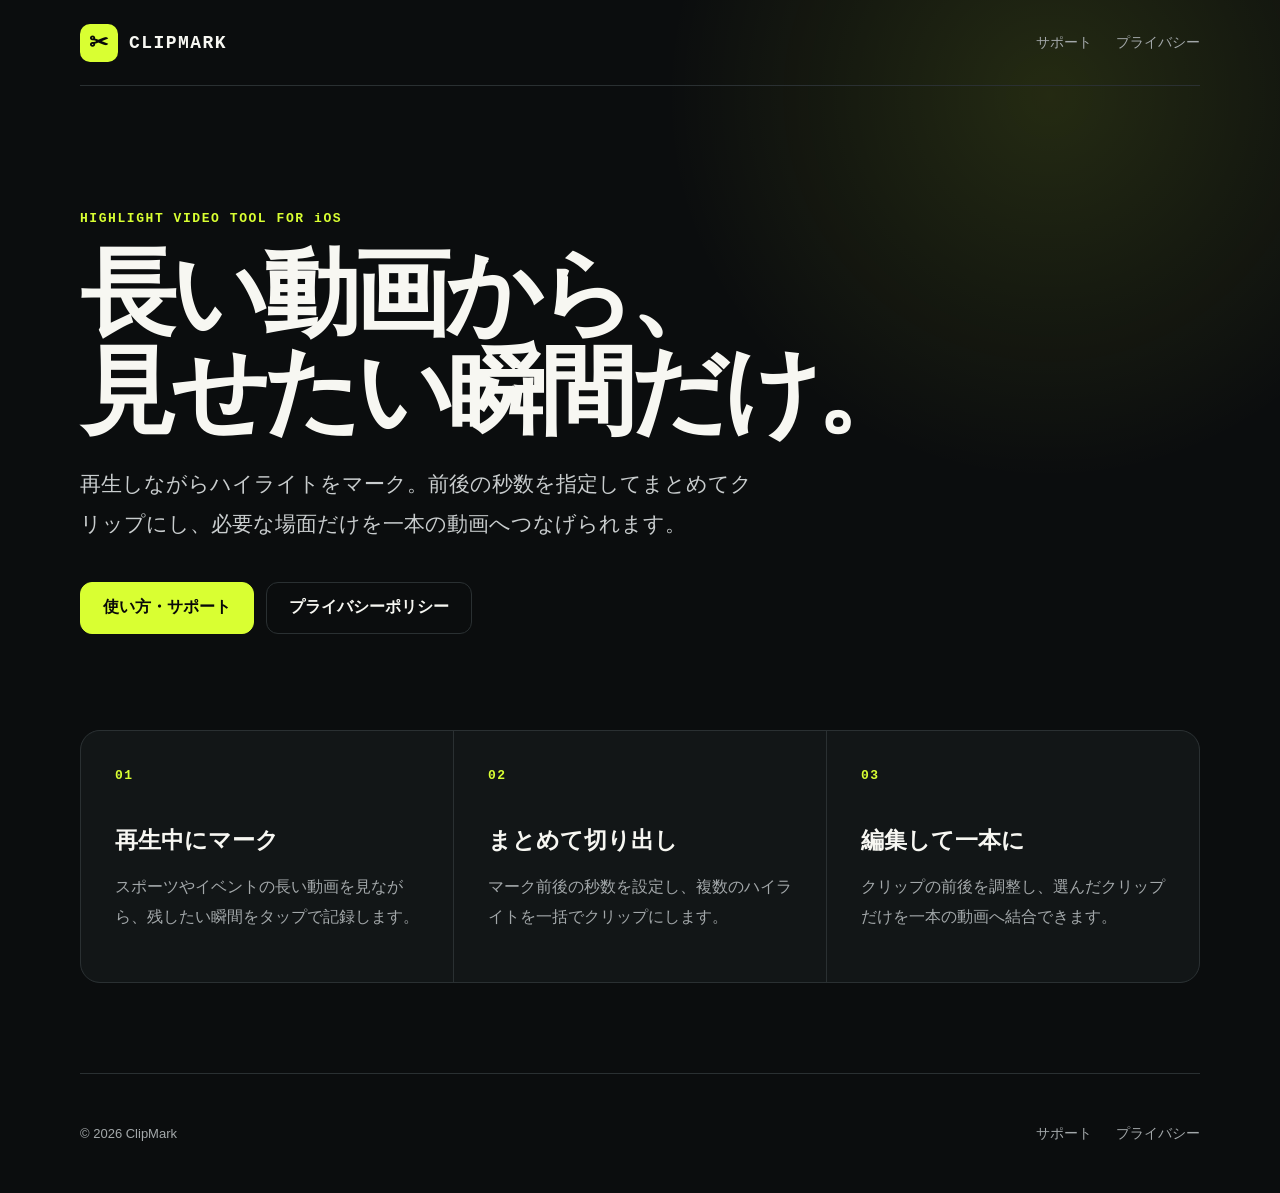
<file: index.html>
<!doctype html>
<html lang="ja">
<head>
  <meta charset="utf-8">
  <meta name="viewport" content="width=device-width, initial-scale=1">
  <title>ClipMark | サポート・プライバシー</title>
  <meta name="description" content="長い動画からハイライトをすばやく切り出すiOSアプリ、ClipMarkの公式サポートサイトです。">
  <meta property="og:type" content="website">
  <meta property="og:title" content="ClipMark">
  <meta property="og:description" content="長い動画から、見せたい瞬間だけ。">
  <meta property="og:image" content="https://mikirice.github.io/clipmark-support/og.png">
  <meta name="twitter:card" content="summary_large_image">
  <link rel="stylesheet" href="styles.css">
</head>
<body>
  <header class="site-header">
    <a class="brand" href="./" aria-label="ClipMark ホーム"><span class="brand-mark" aria-hidden="true">✂</span><span>CLIPMARK</span></a>
    <nav aria-label="メインナビゲーション"><a href="support/">サポート</a><a href="privacy/">プライバシー</a></nav>
  </header>
  <main>
    <section class="hero">
      <p class="eyebrow">HIGHLIGHT VIDEO TOOL FOR iOS</p>
      <h1>長い動画から、<br>見せたい瞬間だけ。</h1>
      <p class="lead">再生しながらハイライトをマーク。前後の秒数を指定してまとめてクリップにし、必要な場面だけを一本の動画へつなげられます。</p>
      <div class="actions">
        <a class="button primary" href="support/">使い方・サポート</a>
        <a class="button secondary" href="privacy/">プライバシーポリシー</a>
      </div>
    </section>
    <section class="feature-grid" aria-label="ClipMarkの特徴">
      <article><span class="number">01</span><h2>再生中にマーク</h2><p>スポーツやイベントの長い動画を見ながら、残したい瞬間をタップで記録します。</p></article>
      <article><span class="number">02</span><h2>まとめて切り出し</h2><p>マーク前後の秒数を設定し、複数のハイライトを一括でクリップにします。</p></article>
      <article><span class="number">03</span><h2>編集して一本に</h2><p>クリップの前後を調整し、選んだクリップだけを一本の動画へ結合できます。</p></article>
    </section>
  </main>
  <footer><span>© 2026 ClipMark</span><div><a href="support/">サポート</a><a href="privacy/">プライバシー</a></div></footer>
</body>
</html>
</file>
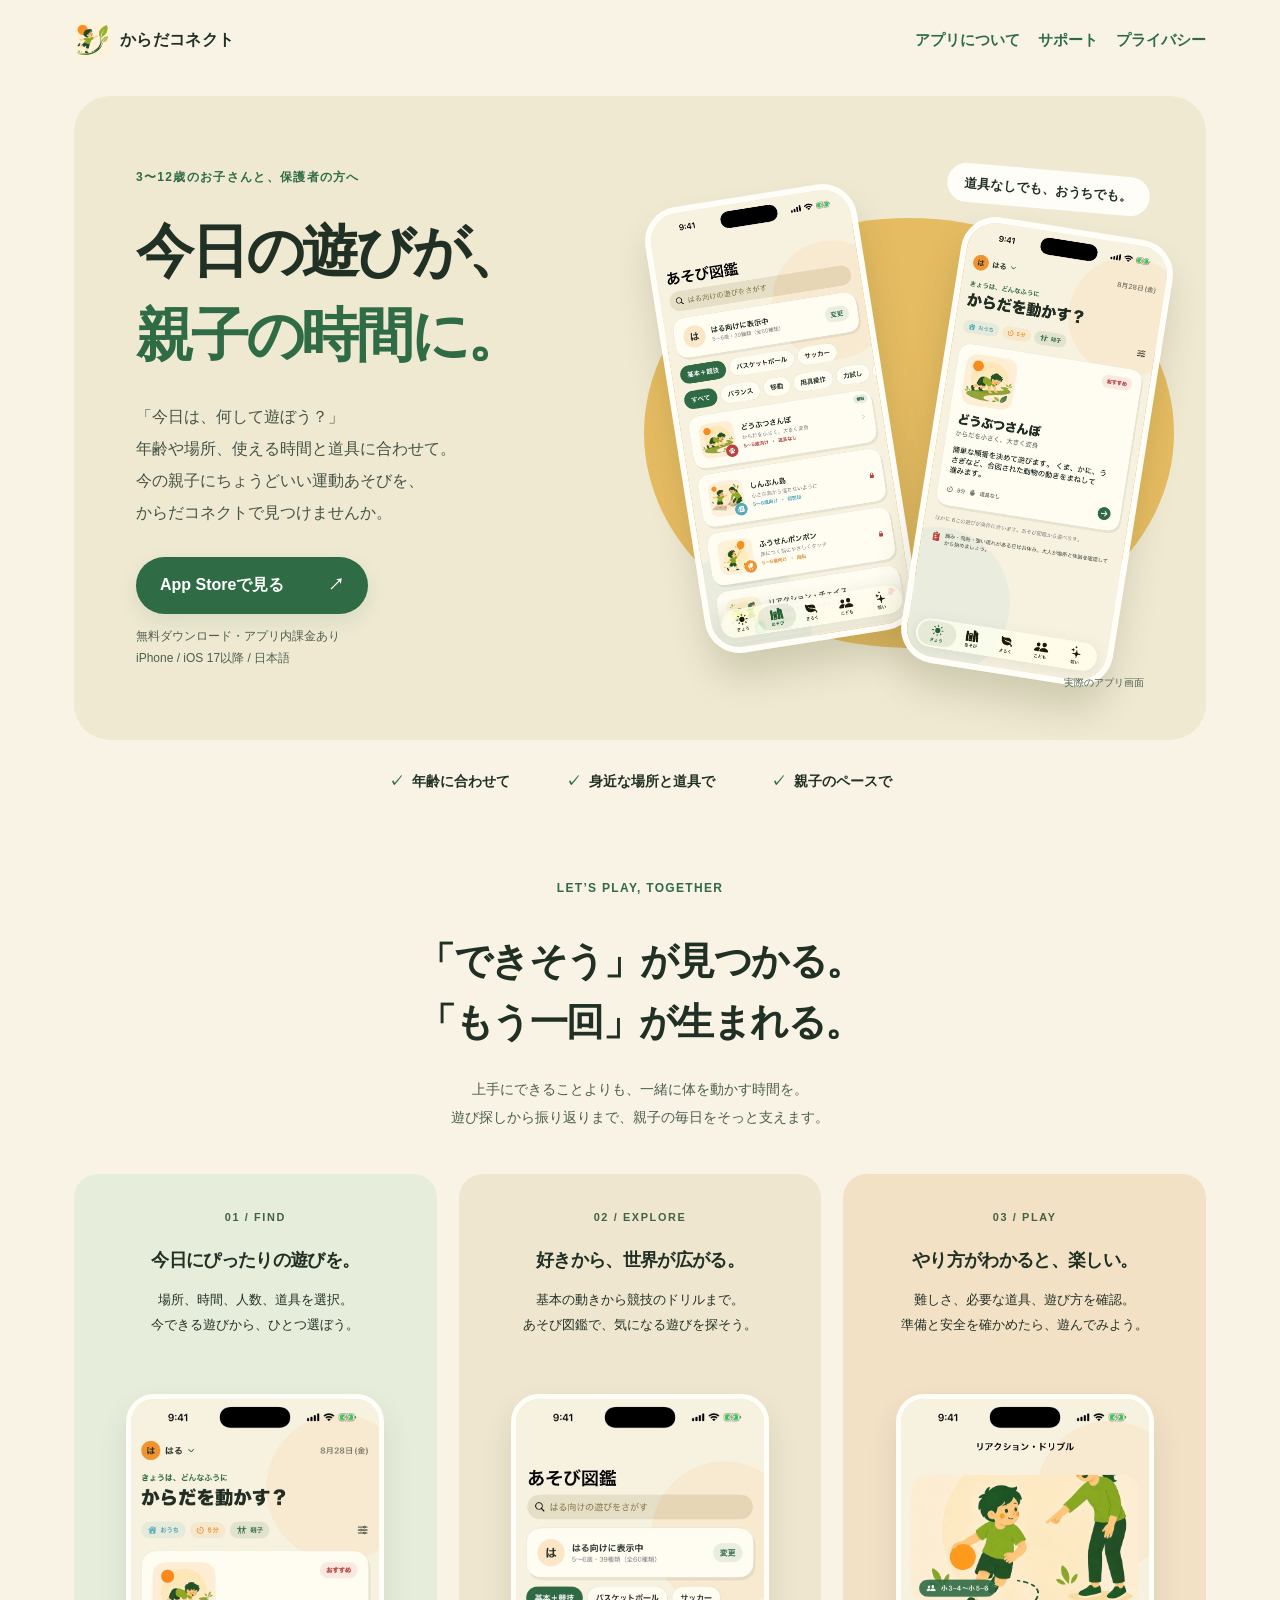
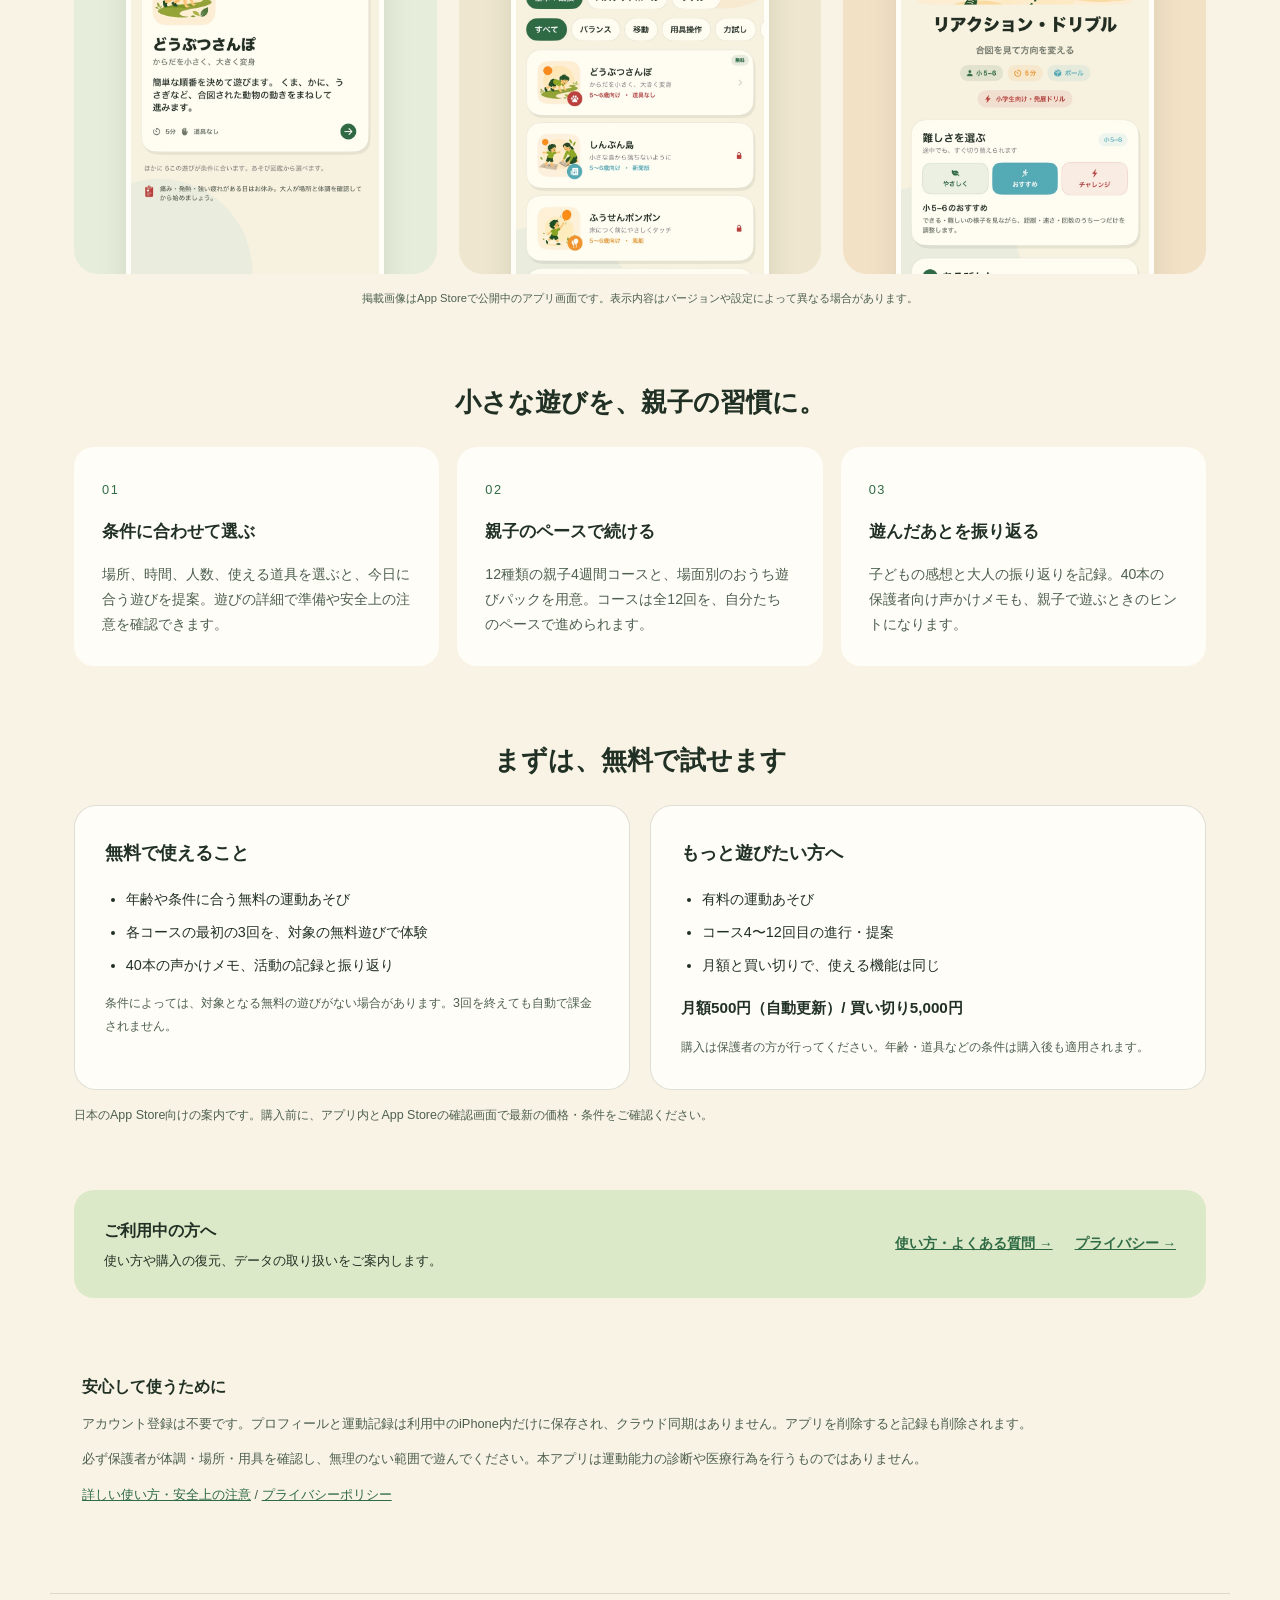
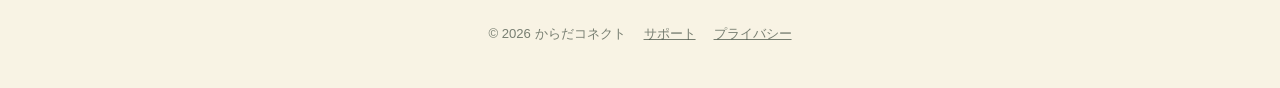
<file: karada-connect/index.html>
<!doctype html>
<html lang="ja">
<head>
  <meta charset="utf-8">
  <meta name="viewport" content="width=device-width, initial-scale=1">
  <meta name="description" content="からだコネクトは、3〜12歳のお子さんと保護者のための運動あそびアプリ。家庭でできる遊びを、その日の場所や時間、道具に合わせて。アプリのご案内、使い方、プライバシーはこちら。">
  <meta name="theme-color" content="#f8f3e4">
  <title>からだコネクト | アプリのご案内・サポート</title>
  <link rel="canonical" href="https://mikirice.github.io/clipmark-support/karada-connect/">
  <link rel="stylesheet" href="assets/style.css">
  <link rel="stylesheet" href="assets/landing.css">
  <meta property="og:title" content="からだコネクト | 今日の遊びが、親子の時間に。">
  <meta property="og:description" content="3〜12歳の親子に。場所・時間・道具に合わせて、今日できる運動あそびを見つけよう。">
  <meta property="og:image" content="https://mikirice.github.io/clipmark-support/karada-connect/assets/app-icon.jpg">
</head>
<body class="home">
  <a class="skip-link" href="#main">本文へ移動</a>
  <header class="site-header">
    <a class="brand" href="./"><img src="assets/app-icon.jpg" alt="" width="36" height="36"> からだコネクト</a>
    <nav aria-label="メインナビゲーション"><a href="#experience">アプリについて</a><a href="support/">サポート</a><a href="privacy/">プライバシー</a></nav>
  </header>
  <main id="main">
    <article class="hero intro" aria-labelledby="intro-title">
      <div class="intro-grid">
        <div>
          <p class="eyebrow">3〜12歳のお子さんと、保護者の方へ</p>
          <h1 id="intro-title">今日の遊びが、<br><em>親子の時間に。</em></h1>
          <p class="lead">「今日は、何して遊ぼう？」<br>年齢や場所、使える時間と道具に合わせて。<br>今の親子にちょうどいい運動あそびを、<br class="desktop-break">からだコネクトで見つけませんか。</p>
          <a class="store-link" href="https://apps.apple.com/jp/app/id6806118279">App Storeで見る <span aria-hidden="true">↗</span></a>
          <p class="download-note">無料ダウンロード・アプリ内課金あり<br>iPhone / iOS 17以降 / 日本語</p>
        </div>
        <div class="hero-visual">
          <span class="orbit-label">道具なしでも、おうちでも。</span>
          <div class="phone phone-back"><img src="assets/screen-library.jpg" alt="あそび図鑑。年齢や運動の種類から遊びを探せる画面" width="750" height="1624"></div>
          <div class="phone phone-front"><img src="assets/screen-today.jpg" alt="きょうの遊び。場所や時間などの条件を選ぶアプリ画面" width="750" height="1624" fetchpriority="high"></div>
          <span class="visual-caption">実際のアプリ画面</span>
        </div>
      </div>
    </article>

    <div class="promise-strip"><span>年齢に合わせて</span><span>身近な場所と道具で</span><span>親子のペースで</span></div>
    <section id="experience" class="experience" aria-labelledby="experience-title">
      <div class="section-intro"><p class="eyebrow">LET’S PLAY, TOGETHER</p><h2 id="experience-title">「できそう」が見つかる。<br>「もう一回」が生まれる。</h2><p>上手にできることよりも、一緒に体を動かす時間を。<br>遊び探しから振り返りまで、親子の毎日をそっと支えます。</p></div>
      <div class="walkthrough">
        <div class="screen-card"><div class="screen-copy"><span class="step">01 / FIND</span><h3>今日にぴったりの遊びを。</h3><p>場所、時間、人数、道具を選択。<br>今できる遊びから、ひとつ選ぼう。</p></div><img src="assets/screen-today.jpg" alt="きょうの遊びの条件選択画面" width="750" height="1624" loading="lazy"></div>
        <div class="screen-card"><div class="screen-copy"><span class="step">02 / EXPLORE</span><h3>好きから、世界が広がる。</h3><p>基本の動きから競技のドリルまで。<br>あそび図鑑で、気になる遊びを探そう。</p></div><img src="assets/screen-library.jpg" alt="バランスや移動など、種類別に探せるあそび図鑑" width="750" height="1624" loading="lazy"></div>
        <div class="screen-card"><div class="screen-copy"><span class="step">03 / PLAY</span><h3>やり方がわかると、楽しい。</h3><p>難しさ、必要な道具、遊び方を確認。<br>準備と安全を確かめたら、遊んでみよう。</p></div><img src="assets/screen-detail.jpg" alt="リアクション・ドリルの難しさや道具を確認する詳細画面" width="750" height="1624" loading="lazy"></div>
      </div><p class="small-note screen-note">掲載画像はApp Storeで公開中のアプリ画面です。表示内容はバージョンや設定によって異なる場合があります。</p>
    </section>

    <section aria-labelledby="features-title">
      <h2 class="section-heading" id="features-title">小さな遊びを、親子の習慣に。</h2>
      <div class="features">
        <div class="feature"><span class="feature-num" aria-hidden="true">01</span><h3>条件に合わせて選ぶ</h3><p>場所、時間、人数、使える道具を選ぶと、今日に合う遊びを提案。遊びの詳細で準備や安全上の注意を確認できます。</p></div>
        <div class="feature"><span class="feature-num" aria-hidden="true">02</span><h3>親子のペースで続ける</h3><p>12種類の親子4週間コースと、場面別のおうち遊びパックを用意。コースは全12回を、自分たちのペースで進められます。</p></div>
        <div class="feature"><span class="feature-num" aria-hidden="true">03</span><h3>遊んだあとを振り返る</h3><p>子どもの感想と大人の振り返りを記録。40本の保護者向け声かけメモも、親子で遊ぶときのヒントになります。</p></div>
      </div>
    </section>

    <section class="pricing-section" aria-labelledby="plans-title">
      <h2 class="section-heading" id="plans-title">まずは、無料で試せます</h2>
      <div class="plans">
        <div class="plan"><h3>無料で使えること</h3><ul><li>年齢や条件に合う無料の運動あそび</li><li>各コースの最初の3回を、対象の無料遊びで体験</li><li>40本の声かけメモ、活動の記録と振り返り</li></ul><p class="small-note">条件によっては、対象となる無料の遊びがない場合があります。3回を終えても自動で課金されません。</p></div>
        <div class="plan"><h3>もっと遊びたい方へ</h3><ul><li>有料の運動あそび</li><li>コース4〜12回目の進行・提案</li><li>月額と買い切りで、使える機能は同じ</li></ul><p class="price">月額500円（自動更新）/ 買い切り5,000円</p><p class="small-note">購入は保護者の方が行ってください。年齢・道具などの条件は購入後も適用されます。</p></div>
      </div>
      <p class="small-note">日本のApp Store向けの案内です。購入前に、アプリ内とApp Storeの確認画面で最新の価格・条件をご確認ください。</p>
    </section>

    <section class="help-strip" aria-labelledby="help-title">
      <div><h2 id="help-title">ご利用中の方へ</h2><p>使い方や購入の復元、データの取り扱いをご案内します。</p></div>
      <div class="help-links"><a href="support/">使い方・よくある質問 →</a><a href="privacy/">プライバシー →</a></div>
    </section>

    <section class="care-note" aria-labelledby="care-title">
      <h2 id="care-title">安心して使うために</h2>
      <p>アカウント登録は不要です。プロフィールと運動記録は利用中のiPhone内だけに保存され、クラウド同期はありません。アプリを削除すると記録も削除されます。</p>
      <p>必ず保護者が体調・場所・用具を確認し、無理のない範囲で遊んでください。本アプリは運動能力の診断や医療行為を行うものではありません。</p>
      <p><a href="support/">詳しい使い方・安全上の注意</a> / <a href="privacy/">プライバシーポリシー</a></p>
    </section>
  </main>
  <footer><span>© 2026 からだコネクト</span><a href="support/">サポート</a><a href="privacy/">プライバシー</a></footer>
</body>
</html>
</file>
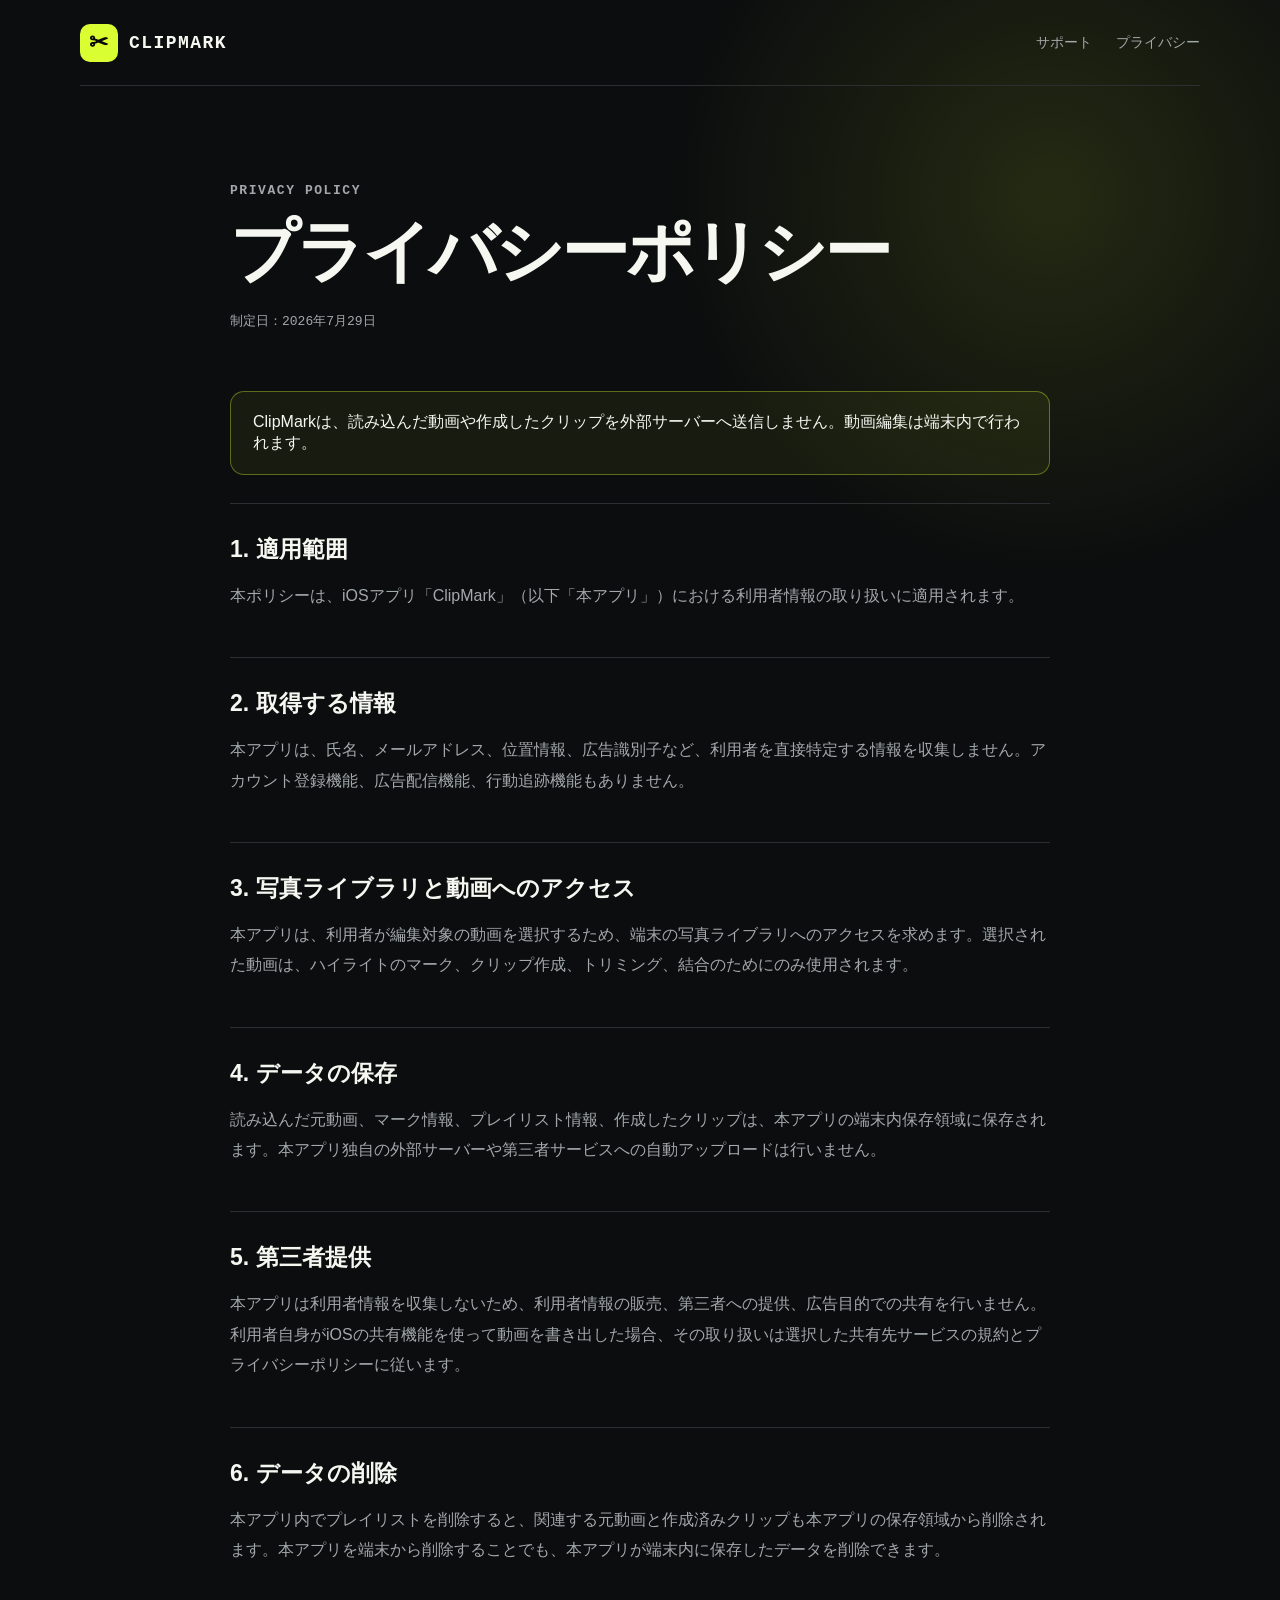
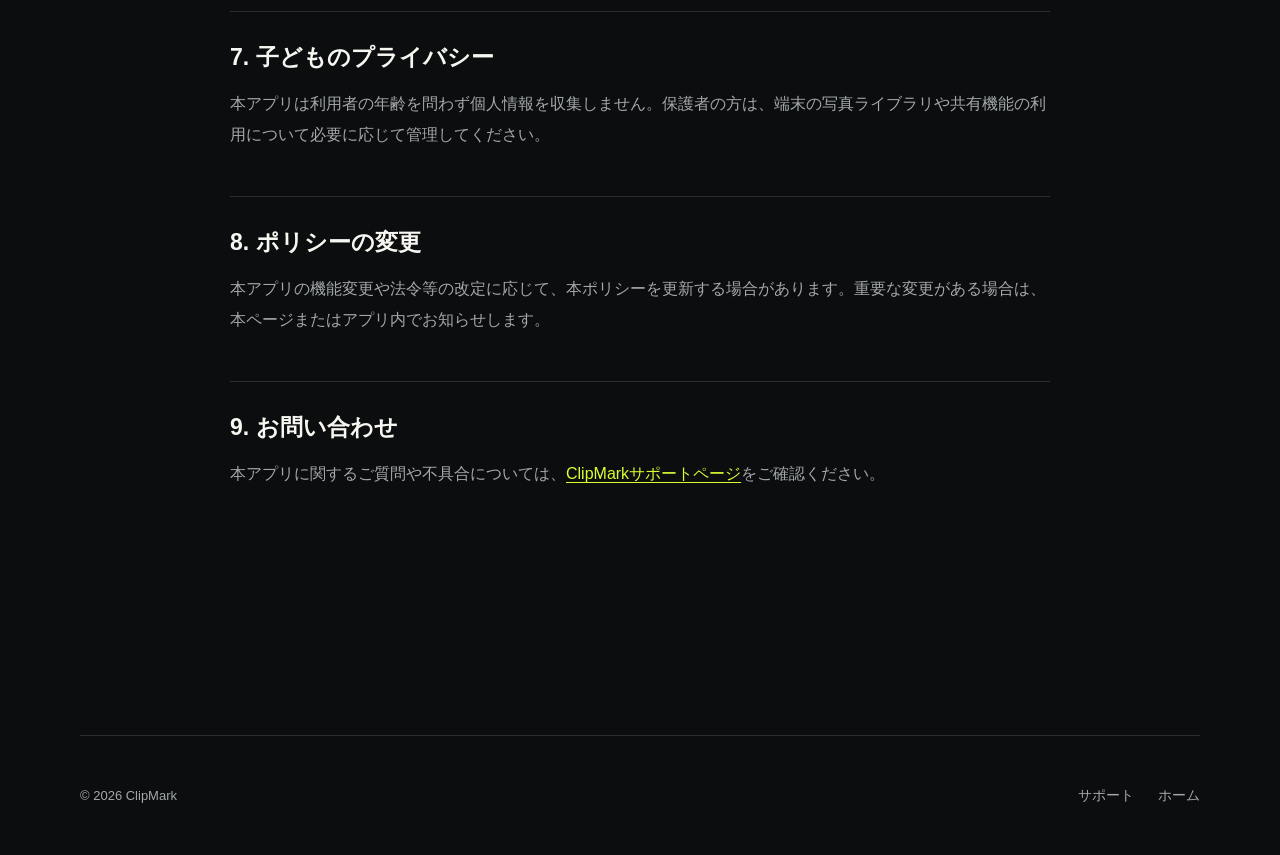
<file: privacy/index.html>
<!doctype html>
<html lang="ja">
<head>
  <meta charset="utf-8">
  <meta name="viewport" content="width=device-width, initial-scale=1">
  <title>プライバシーポリシー | ClipMark</title>
  <meta name="description" content="ClipMarkのプライバシーポリシーです。">
  <link rel="stylesheet" href="../styles.css">
</head>
<body>
  <header class="site-header">
    <a class="brand" href="../" aria-label="ClipMark ホーム"><span class="brand-mark" aria-hidden="true">✂</span><span>CLIPMARK</span></a>
    <nav aria-label="メインナビゲーション"><a href="../support/">サポート</a><a href="./">プライバシー</a></nav>
  </header>
  <main>
    <article class="content">
      <p class="eyebrow">PRIVACY POLICY</p>
      <h1>プライバシーポリシー</h1>
      <p class="updated">制定日：2026年7月29日</p>
      <div class="notice">ClipMarkは、読み込んだ動画や作成したクリップを外部サーバーへ送信しません。動画編集は端末内で行われます。</div>
      <section><h2>1. 適用範囲</h2><p>本ポリシーは、iOSアプリ「ClipMark」（以下「本アプリ」）における利用者情報の取り扱いに適用されます。</p></section>
      <section><h2>2. 取得する情報</h2><p>本アプリは、氏名、メールアドレス、位置情報、広告識別子など、利用者を直接特定する情報を収集しません。アカウント登録機能、広告配信機能、行動追跡機能もありません。</p></section>
      <section><h2>3. 写真ライブラリと動画へのアクセス</h2><p>本アプリは、利用者が編集対象の動画を選択するため、端末の写真ライブラリへのアクセスを求めます。選択された動画は、ハイライトのマーク、クリップ作成、トリミング、結合のためにのみ使用されます。</p></section>
      <section><h2>4. データの保存</h2><p>読み込んだ元動画、マーク情報、プレイリスト情報、作成したクリップは、本アプリの端末内保存領域に保存されます。本アプリ独自の外部サーバーや第三者サービスへの自動アップロードは行いません。</p></section>
      <section><h2>5. 第三者提供</h2><p>本アプリは利用者情報を収集しないため、利用者情報の販売、第三者への提供、広告目的での共有を行いません。利用者自身がiOSの共有機能を使って動画を書き出した場合、その取り扱いは選択した共有先サービスの規約とプライバシーポリシーに従います。</p></section>
      <section><h2>6. データの削除</h2><p>本アプリ内でプレイリストを削除すると、関連する元動画と作成済みクリップも本アプリの保存領域から削除されます。本アプリを端末から削除することでも、本アプリが端末内に保存したデータを削除できます。</p></section>
      <section><h2>7. 子どものプライバシー</h2><p>本アプリは利用者の年齢を問わず個人情報を収集しません。保護者の方は、端末の写真ライブラリや共有機能の利用について必要に応じて管理してください。</p></section>
      <section><h2>8. ポリシーの変更</h2><p>本アプリの機能変更や法令等の改定に応じて、本ポリシーを更新する場合があります。重要な変更がある場合は、本ページまたはアプリ内でお知らせします。</p></section>
      <section><h2>9. お問い合わせ</h2><p>本アプリに関するご質問や不具合については、<a href="../support/">ClipMarkサポートページ</a>をご確認ください。</p></section>
    </article>
  </main>
  <footer><span>© 2026 ClipMark</span><div><a href="../support/">サポート</a><a href="../">ホーム</a></div></footer>
</body>
</html>
</file>
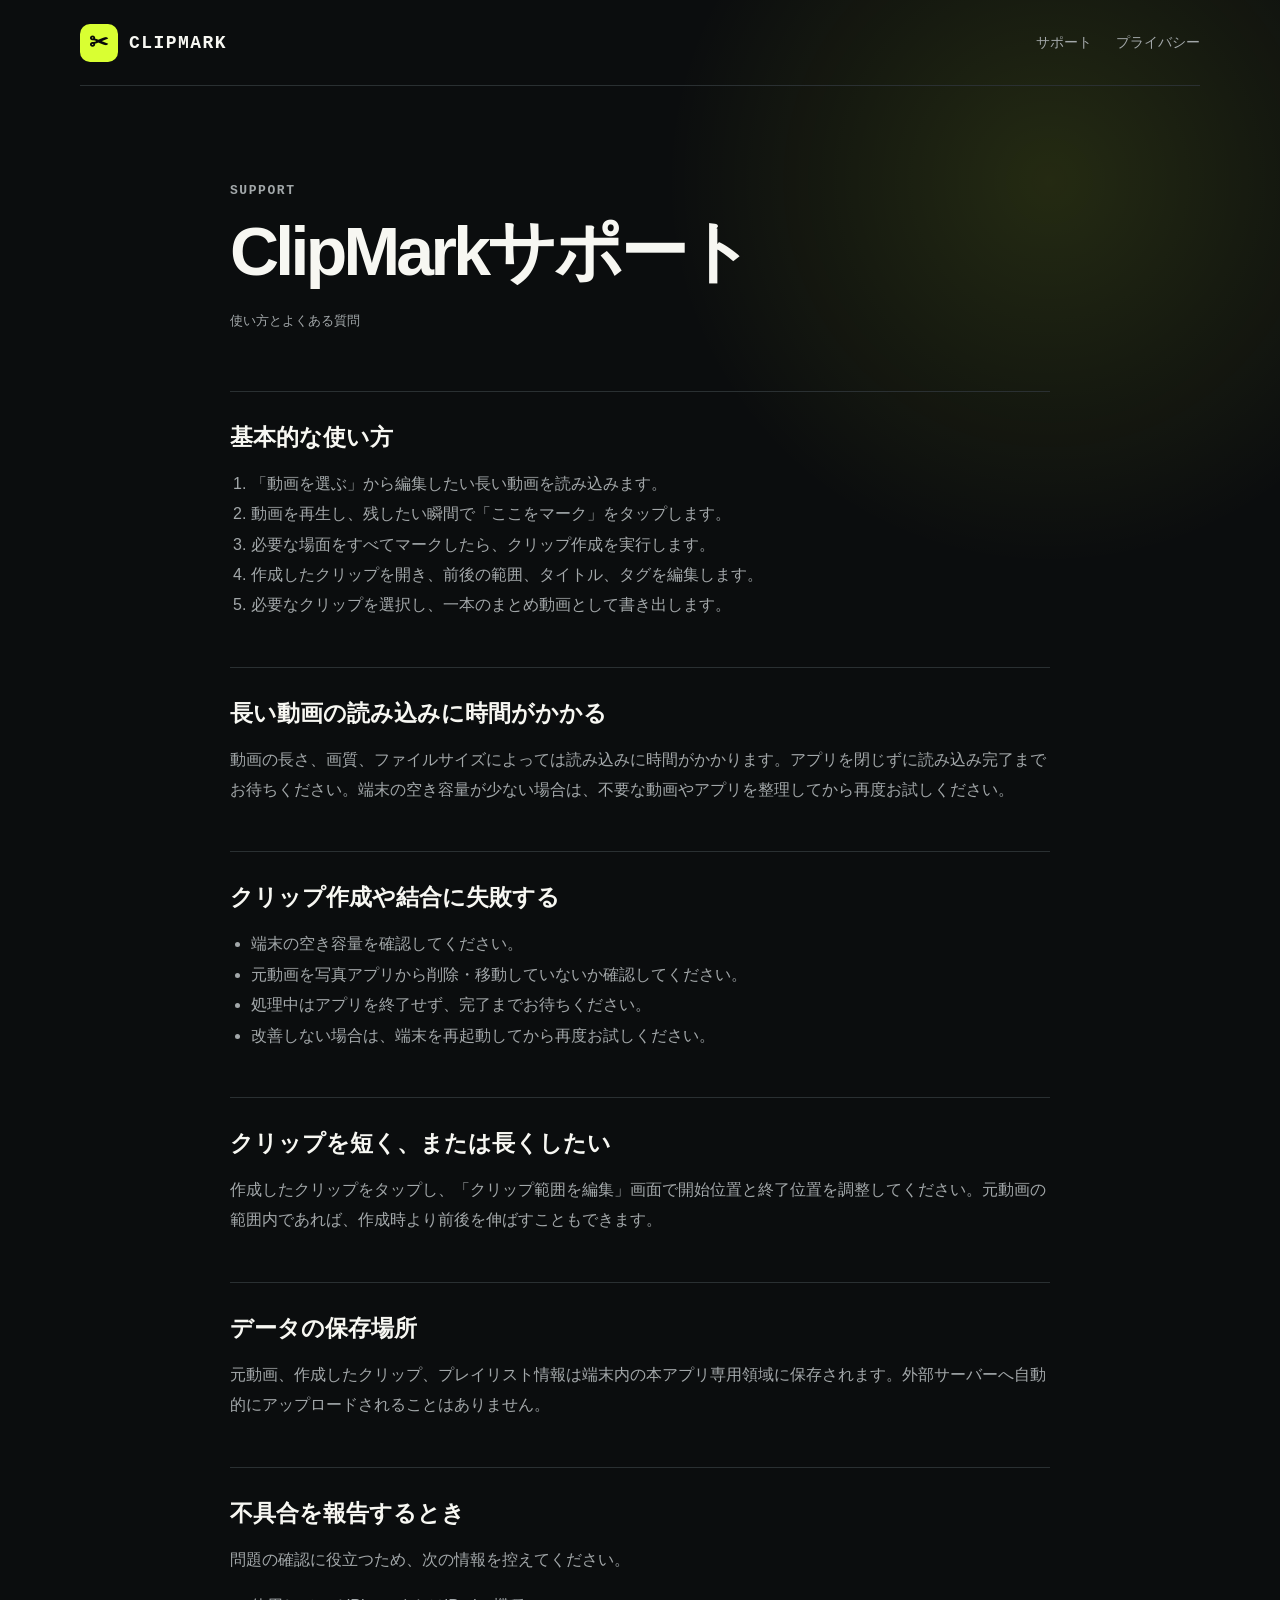
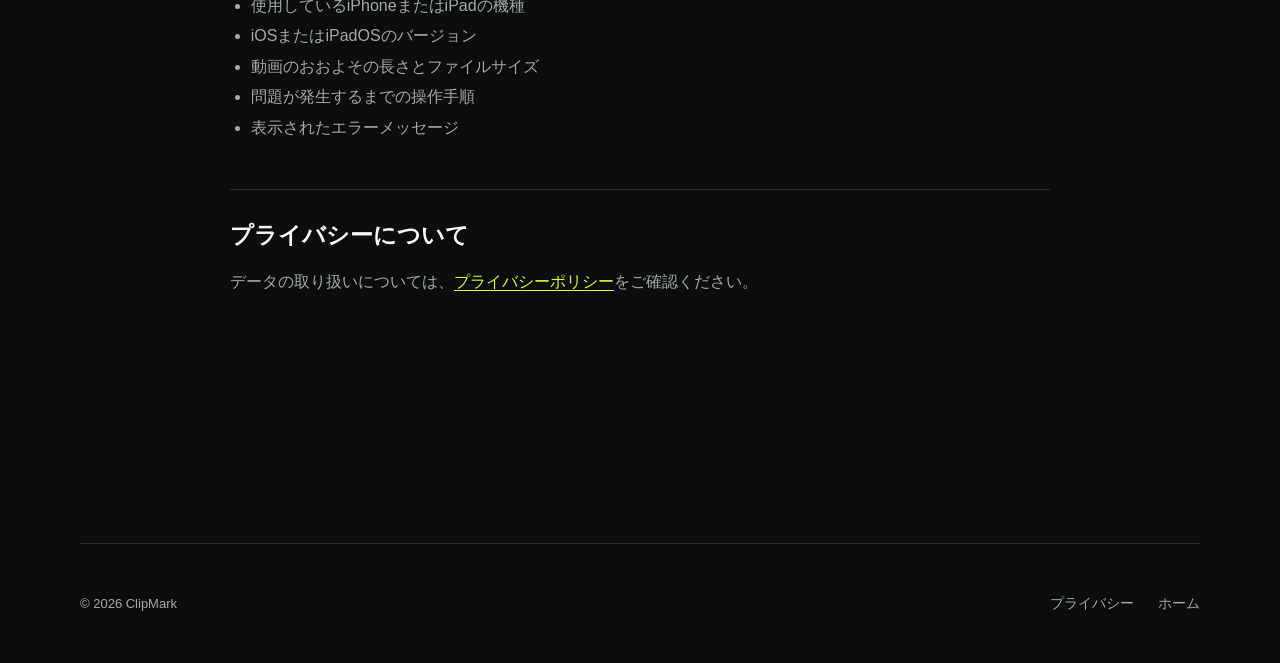
<file: support/index.html>
<!doctype html>
<html lang="ja">
<head>
  <meta charset="utf-8">
  <meta name="viewport" content="width=device-width, initial-scale=1">
  <title>サポート | ClipMark</title>
  <meta name="description" content="ClipMarkの使い方、よくある質問、トラブルシューティングをご案内します。">
  <link rel="stylesheet" href="../styles.css">
</head>
<body>
  <header class="site-header">
    <a class="brand" href="../" aria-label="ClipMark ホーム"><span class="brand-mark" aria-hidden="true">✂</span><span>CLIPMARK</span></a>
    <nav aria-label="メインナビゲーション"><a href="./">サポート</a><a href="../privacy/">プライバシー</a></nav>
  </header>
  <main>
    <article class="content">
      <p class="eyebrow">SUPPORT</p>
      <h1>ClipMarkサポート</h1>
      <p class="updated">使い方とよくある質問</p>
      <section>
        <h2>基本的な使い方</h2>
        <ol>
          <li>「動画を選ぶ」から編集したい長い動画を読み込みます。</li>
          <li>動画を再生し、残したい瞬間で「ここをマーク」をタップします。</li>
          <li>必要な場面をすべてマークしたら、クリップ作成を実行します。</li>
          <li>作成したクリップを開き、前後の範囲、タイトル、タグを編集します。</li>
          <li>必要なクリップを選択し、一本のまとめ動画として書き出します。</li>
        </ol>
      </section>
      <section><h2>長い動画の読み込みに時間がかかる</h2><p>動画の長さ、画質、ファイルサイズによっては読み込みに時間がかかります。アプリを閉じずに読み込み完了までお待ちください。端末の空き容量が少ない場合は、不要な動画やアプリを整理してから再度お試しください。</p></section>
      <section><h2>クリップ作成や結合に失敗する</h2><ul><li>端末の空き容量を確認してください。</li><li>元動画を写真アプリから削除・移動していないか確認してください。</li><li>処理中はアプリを終了せず、完了までお待ちください。</li><li>改善しない場合は、端末を再起動してから再度お試しください。</li></ul></section>
      <section><h2>クリップを短く、または長くしたい</h2><p>作成したクリップをタップし、「クリップ範囲を編集」画面で開始位置と終了位置を調整してください。元動画の範囲内であれば、作成時より前後を伸ばすこともできます。</p></section>
      <section><h2>データの保存場所</h2><p>元動画、作成したクリップ、プレイリスト情報は端末内の本アプリ専用領域に保存されます。外部サーバーへ自動的にアップロードされることはありません。</p></section>
      <section><h2>不具合を報告するとき</h2><p>問題の確認に役立つため、次の情報を控えてください。</p><ul><li>使用しているiPhoneまたはiPadの機種</li><li>iOSまたはiPadOSのバージョン</li><li>動画のおおよその長さとファイルサイズ</li><li>問題が発生するまでの操作手順</li><li>表示されたエラーメッセージ</li></ul></section>
      <section><h2>プライバシーについて</h2><p>データの取り扱いについては、<a href="../privacy/">プライバシーポリシー</a>をご確認ください。</p></section>
    </article>
  </main>
  <footer><span>© 2026 ClipMark</span><div><a href="../privacy/">プライバシー</a><a href="../">ホーム</a></div></footer>
</body>
</html>
</file>
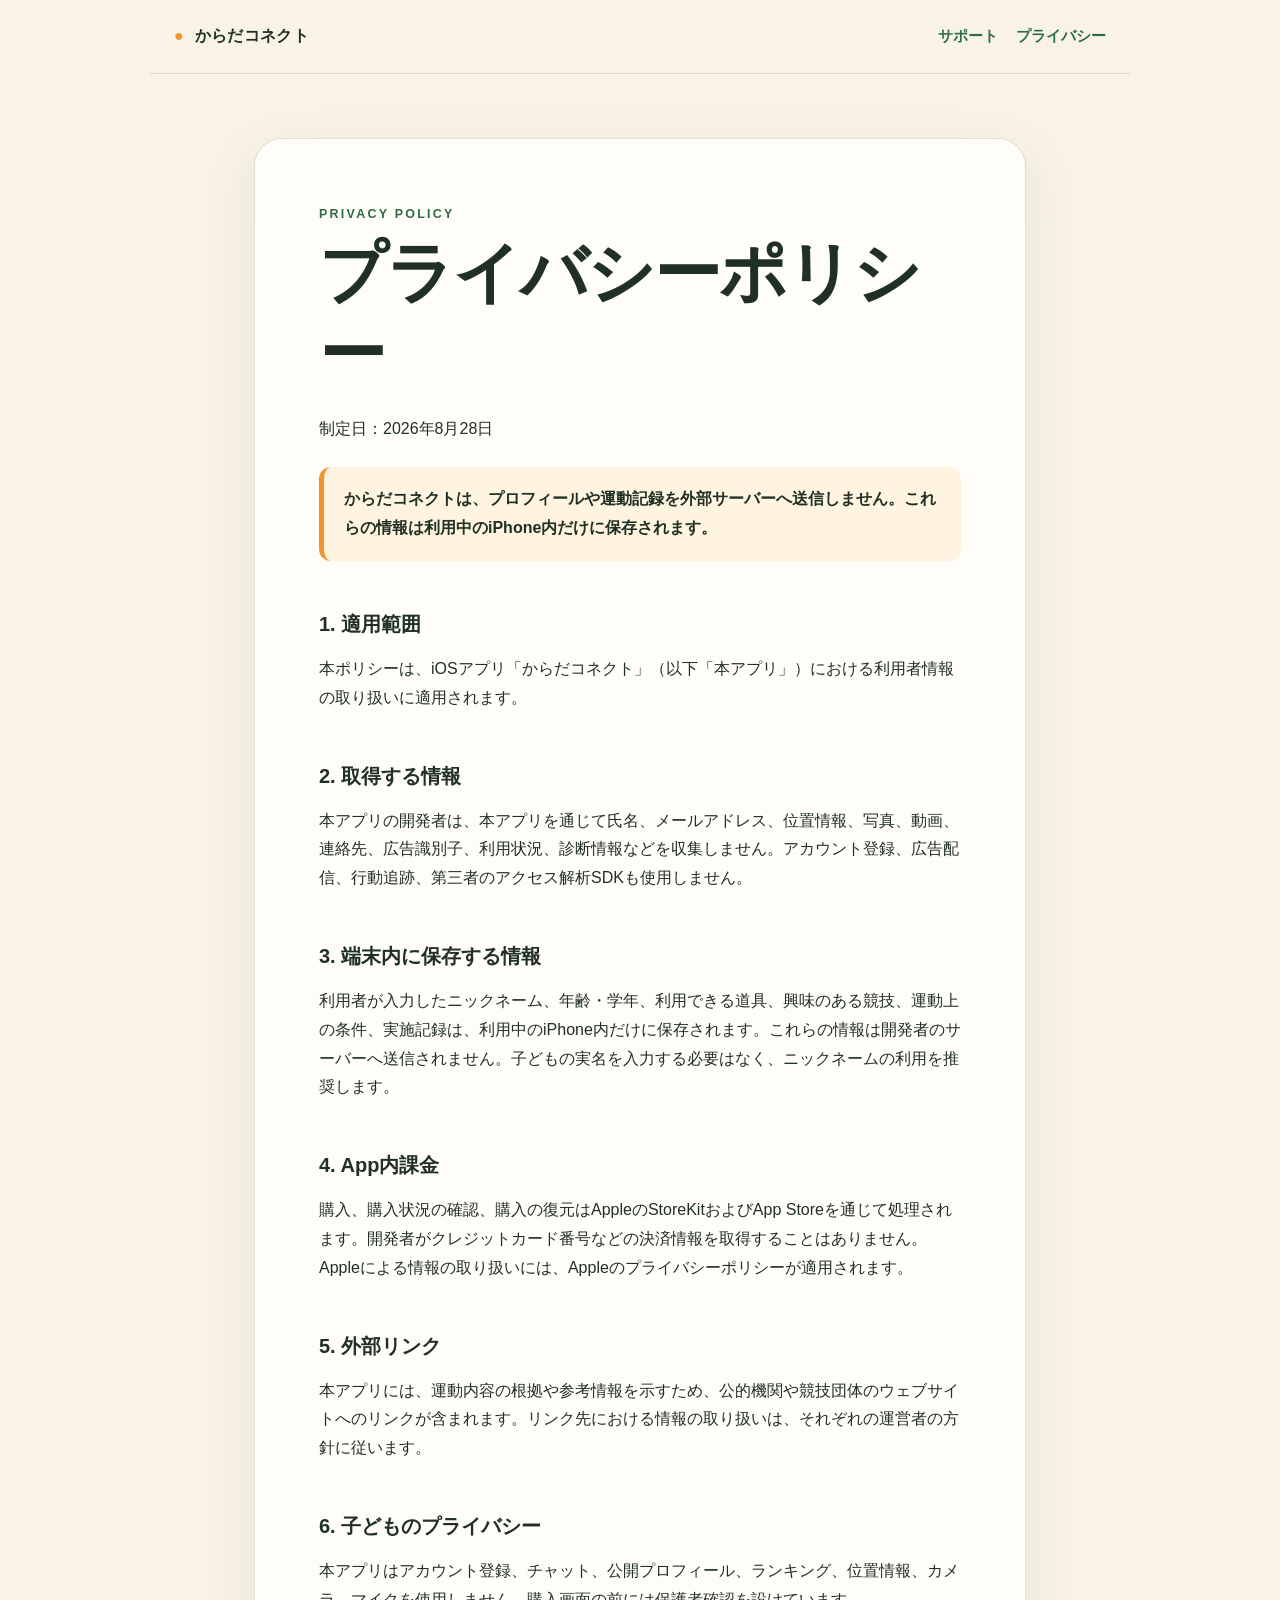
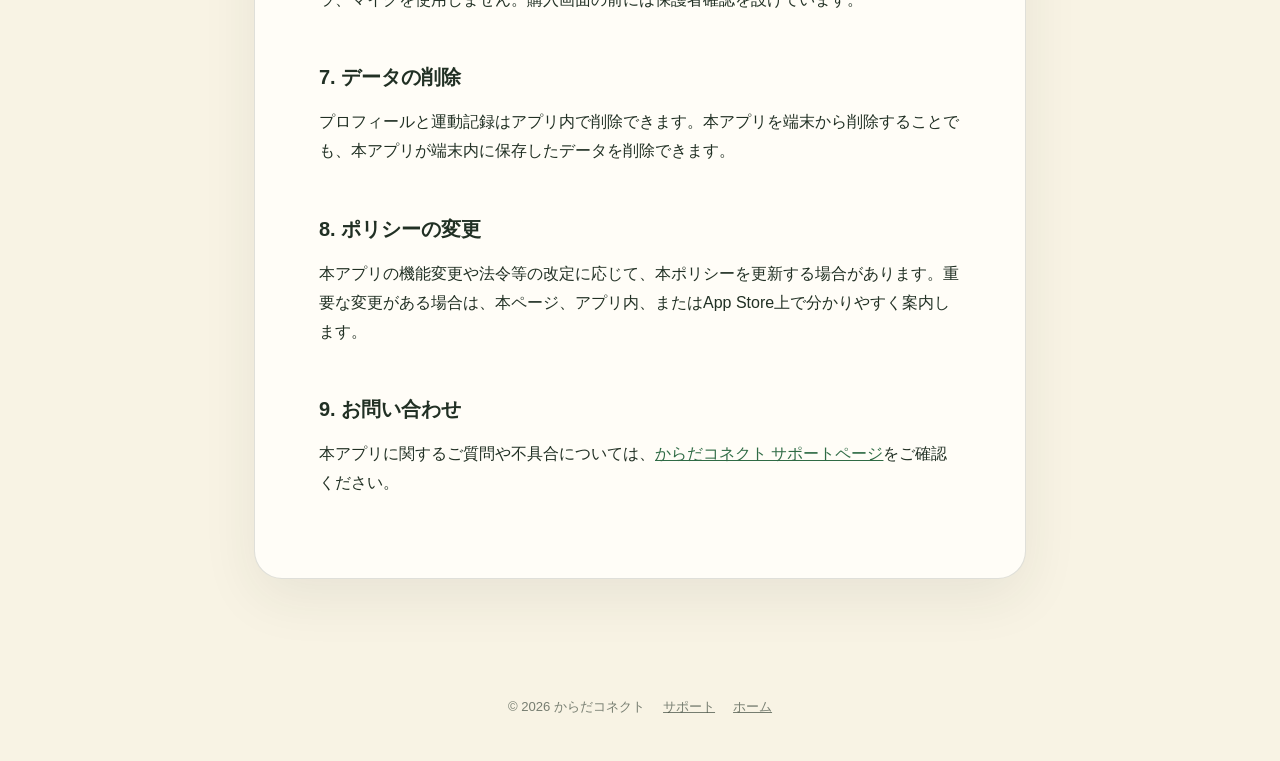
<file: karada-connect/privacy/index.html>
<!doctype html>
<html lang="ja">
<head>
  <meta charset="utf-8">
  <meta name="viewport" content="width=device-width, initial-scale=1">
  <meta name="description" content="からだコネクトのプライバシーポリシーです。">
  <title>プライバシーポリシー | からだコネクト</title>
  <link rel="stylesheet" href="../assets/style.css">
</head>
<body>
  <header class="site-header">
    <a class="brand" href="../"><span aria-hidden="true">●</span> からだコネクト</a>
    <nav aria-label="メインナビゲーション"><a href="../support/">サポート</a><a href="./">プライバシー</a></nav>
  </header>
  <main><article>
    <p class="eyebrow">PRIVACY POLICY</p>
    <h1>プライバシーポリシー</h1>
    <p>制定日：2026年8月28日</p>
    <p class="notice">からだコネクトは、プロフィールや運動記録を外部サーバーへ送信しません。これらの情報は利用中のiPhone内だけに保存されます。</p>

    <h2>1. 適用範囲</h2>
    <p>本ポリシーは、iOSアプリ「からだコネクト」（以下「本アプリ」）における利用者情報の取り扱いに適用されます。</p>

    <h2>2. 取得する情報</h2>
    <p>本アプリの開発者は、本アプリを通じて氏名、メールアドレス、位置情報、写真、動画、連絡先、広告識別子、利用状況、診断情報などを収集しません。アカウント登録、広告配信、行動追跡、第三者のアクセス解析SDKも使用しません。</p>

    <h2>3. 端末内に保存する情報</h2>
    <p>利用者が入力したニックネーム、年齢・学年、利用できる道具、興味のある競技、運動上の条件、実施記録は、利用中のiPhone内だけに保存されます。これらの情報は開発者のサーバーへ送信されません。子どもの実名を入力する必要はなく、ニックネームの利用を推奨します。</p>

    <h2>4. App内課金</h2>
    <p>購入、購入状況の確認、購入の復元はAppleのStoreKitおよびApp Storeを通じて処理されます。開発者がクレジットカード番号などの決済情報を取得することはありません。Appleによる情報の取り扱いには、Appleのプライバシーポリシーが適用されます。</p>

    <h2>5. 外部リンク</h2>
    <p>本アプリには、運動内容の根拠や参考情報を示すため、公的機関や競技団体のウェブサイトへのリンクが含まれます。リンク先における情報の取り扱いは、それぞれの運営者の方針に従います。</p>

    <h2>6. 子どものプライバシー</h2>
    <p>本アプリはアカウント登録、チャット、公開プロフィール、ランキング、位置情報、カメラ、マイクを使用しません。購入画面の前には保護者確認を設けています。</p>

    <h2>7. データの削除</h2>
    <p>プロフィールと運動記録はアプリ内で削除できます。本アプリを端末から削除することでも、本アプリが端末内に保存したデータを削除できます。</p>

    <h2>8. ポリシーの変更</h2>
    <p>本アプリの機能変更や法令等の改定に応じて、本ポリシーを更新する場合があります。重要な変更がある場合は、本ページ、アプリ内、またはApp Store上で分かりやすく案内します。</p>

    <h2>9. お問い合わせ</h2>
    <p>本アプリに関するご質問や不具合については、<a href="../support/">からだコネクト サポートページ</a>をご確認ください。</p>
  </article></main>
  <footer><span>© 2026 からだコネクト</span><a href="../support/">サポート</a><a href="../">ホーム</a></footer>
</body>
</html>
</file>
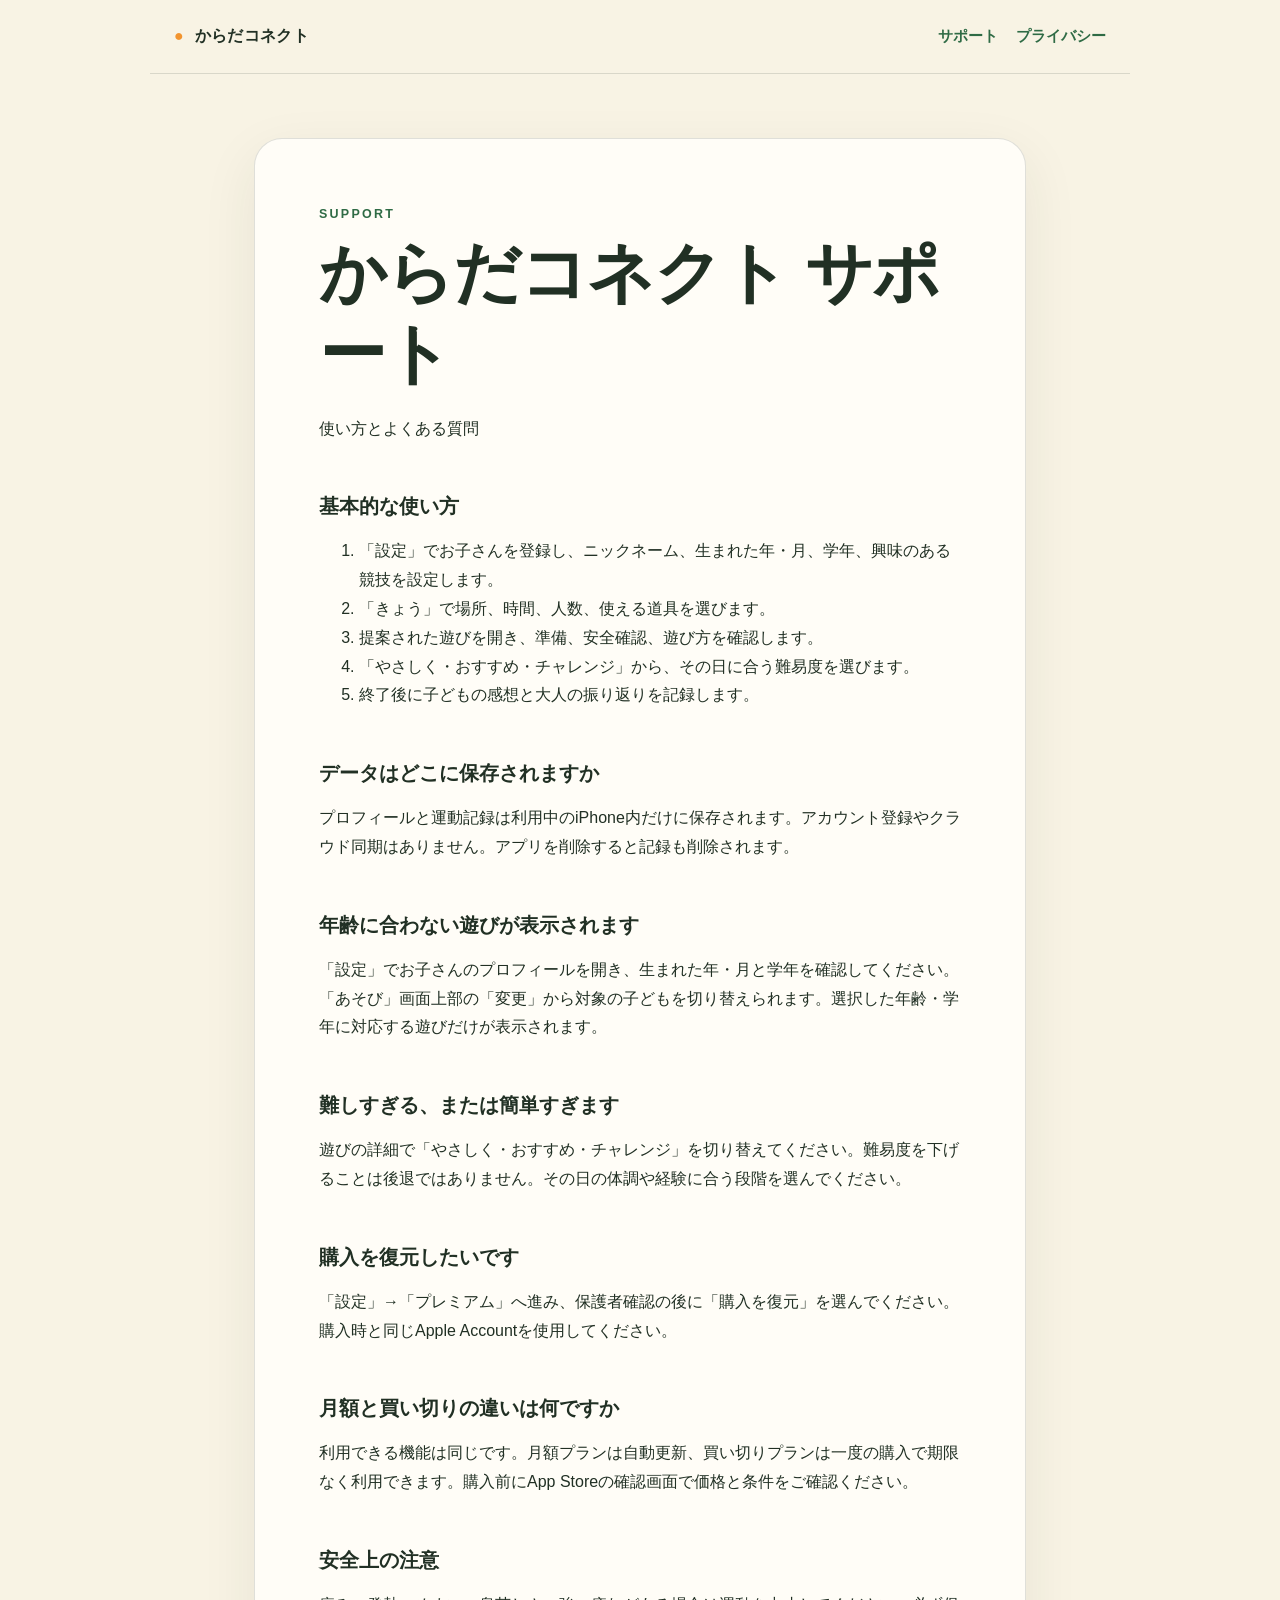
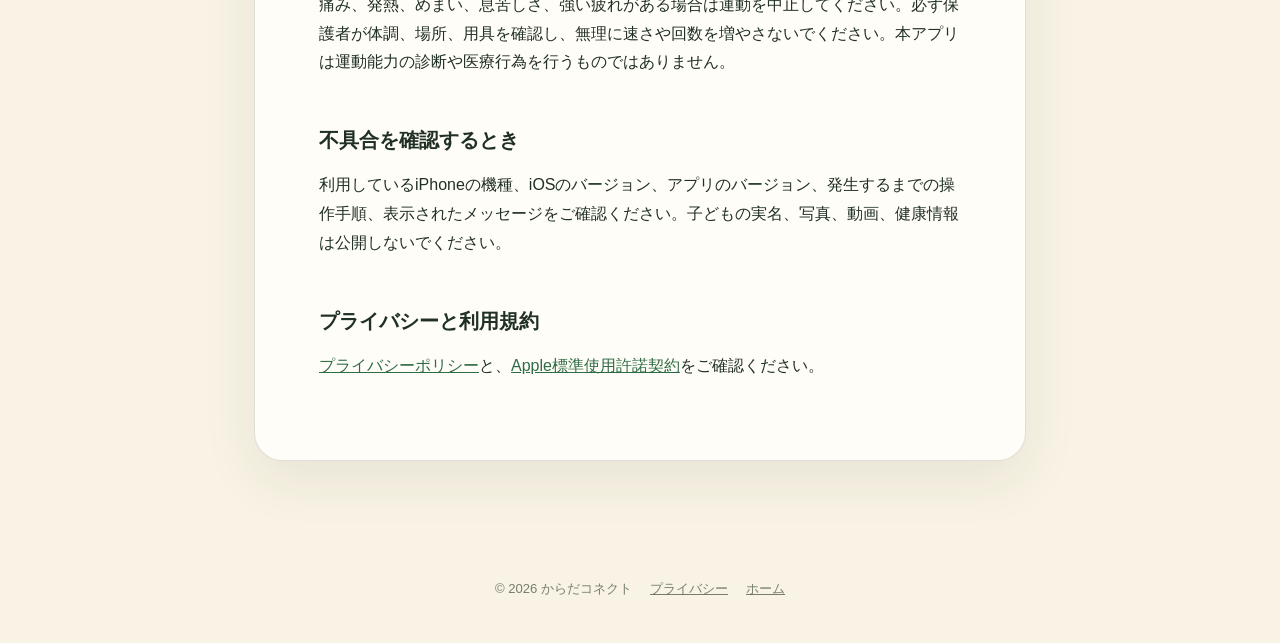
<file: karada-connect/support/index.html>
<!doctype html>
<html lang="ja">
<head>
  <meta charset="utf-8">
  <meta name="viewport" content="width=device-width, initial-scale=1">
  <meta name="description" content="からだコネクトの使い方とよくある質問です。">
  <title>サポート | からだコネクト</title>
  <link rel="stylesheet" href="../assets/style.css">
</head>
<body>
  <header class="site-header">
    <a class="brand" href="../"><span aria-hidden="true">●</span> からだコネクト</a>
    <nav aria-label="メインナビゲーション"><a href="./">サポート</a><a href="../privacy/">プライバシー</a></nav>
  </header>
  <main><article>
    <p class="eyebrow">SUPPORT</p>
    <h1>からだコネクト サポート</h1>
    <p>使い方とよくある質問</p>

    <h2>基本的な使い方</h2>
    <ol>
      <li>「設定」でお子さんを登録し、ニックネーム、生まれた年・月、学年、興味のある競技を設定します。</li>
      <li>「きょう」で場所、時間、人数、使える道具を選びます。</li>
      <li>提案された遊びを開き、準備、安全確認、遊び方を確認します。</li>
      <li>「やさしく・おすすめ・チャレンジ」から、その日に合う難易度を選びます。</li>
      <li>終了後に子どもの感想と大人の振り返りを記録します。</li>
    </ol>

    <h2>データはどこに保存されますか</h2>
    <p>プロフィールと運動記録は利用中のiPhone内だけに保存されます。アカウント登録やクラウド同期はありません。アプリを削除すると記録も削除されます。</p>

    <h2>年齢に合わない遊びが表示されます</h2>
    <p>「設定」でお子さんのプロフィールを開き、生まれた年・月と学年を確認してください。「あそび」画面上部の「変更」から対象の子どもを切り替えられます。選択した年齢・学年に対応する遊びだけが表示されます。</p>

    <h2>難しすぎる、または簡単すぎます</h2>
    <p>遊びの詳細で「やさしく・おすすめ・チャレンジ」を切り替えてください。難易度を下げることは後退ではありません。その日の体調や経験に合う段階を選んでください。</p>

    <h2>購入を復元したいです</h2>
    <p>「設定」→「プレミアム」へ進み、保護者確認の後に「購入を復元」を選んでください。購入時と同じApple Accountを使用してください。</p>

    <h2>月額と買い切りの違いは何ですか</h2>
    <p>利用できる機能は同じです。月額プランは自動更新、買い切りプランは一度の購入で期限なく利用できます。購入前にApp Storeの確認画面で価格と条件をご確認ください。</p>

    <h2>安全上の注意</h2>
    <p>痛み、発熱、めまい、息苦しさ、強い疲れがある場合は運動を中止してください。必ず保護者が体調、場所、用具を確認し、無理に速さや回数を増やさないでください。本アプリは運動能力の診断や医療行為を行うものではありません。</p>

    <h2>不具合を確認するとき</h2>
    <p>利用しているiPhoneの機種、iOSのバージョン、アプリのバージョン、発生するまでの操作手順、表示されたメッセージをご確認ください。子どもの実名、写真、動画、健康情報は公開しないでください。</p>

    <h2>プライバシーと利用規約</h2>
    <p><a href="../privacy/">プライバシーポリシー</a>と、<a href="https://www.apple.com/legal/internet-services/itunes/dev/stdeula/">Apple標準使用許諾契約</a>をご確認ください。</p>
  </article></main>
  <footer><span>© 2026 からだコネクト</span><a href="../privacy/">プライバシー</a><a href="../">ホーム</a></footer>
</body>
</html>
</file>
<file: styles.css>
:root {
  --background: #0b0d0e;
  --panel: #121617;
  --line: #2a3032;
  --foreground: #f7f7f2;
  --muted: #a3a8aa;
  --lime: #d9ff32;
  --black: #080909;
}

* { box-sizing: border-box; }
html { background: var(--background); color-scheme: dark; scroll-behavior: smooth; }
body {
  margin: 0;
  background: radial-gradient(circle at 82% 8%, rgba(217,255,50,.12), transparent 24rem), var(--background);
  color: var(--foreground);
  font-family: -apple-system, BlinkMacSystemFont, "Hiragino Sans", "Yu Gothic", sans-serif;
}
a { color: inherit; text-decoration: none; }
.site-header, footer, .hero, .feature-grid, .content {
  width: min(1120px, calc(100% - 40px));
  margin-inline: auto;
}
.site-header {
  min-height: 86px;
  display: flex;
  align-items: center;
  justify-content: space-between;
  border-bottom: 1px solid var(--line);
}
.brand {
  display: inline-flex;
  align-items: center;
  gap: 11px;
  font-family: ui-monospace, SFMono-Regular, Menlo, monospace;
  font-size: 18px;
  font-weight: 900;
  letter-spacing: .08em;
}
.brand-mark {
  width: 38px;
  height: 38px;
  display: grid;
  place-items: center;
  border-radius: 10px;
  background: var(--lime);
  color: var(--black);
  font-size: 23px;
}
nav, footer div { display: flex; gap: 24px; }
nav a, footer a { color: var(--muted); font-size: 14px; }
nav a:hover, footer a:hover { color: var(--lime); }
.hero { padding: 112px 0 96px; }
.eyebrow, .number {
  color: var(--lime);
  font-family: ui-monospace, SFMono-Regular, Menlo, monospace;
  font-size: 13px;
  font-weight: 800;
  letter-spacing: .12em;
}
h1 {
  max-width: 850px;
  margin: 18px 0 24px;
  font-size: clamp(48px, 8vw, 96px);
  line-height: 1.02;
  letter-spacing: -.055em;
}
.lead {
  max-width: 680px;
  margin: 0;
  color: #c9cdce;
  font-size: clamp(17px, 2vw, 21px);
  line-height: 1.9;
}
.actions { display: flex; flex-wrap: wrap; gap: 12px; margin-top: 38px; }
.button {
  min-height: 52px;
  display: inline-flex;
  align-items: center;
  justify-content: center;
  padding: 0 22px;
  border: 1px solid var(--line);
  border-radius: 12px;
  font-weight: 750;
}
.button.primary { border-color: var(--lime); background: var(--lime); color: var(--black); }
.button.secondary:hover { border-color: var(--lime); }
.feature-grid {
  display: grid;
  grid-template-columns: repeat(3, 1fr);
  gap: 1px;
  overflow: hidden;
  border: 1px solid var(--line);
  border-radius: 20px;
  background: var(--line);
}
.feature-grid article { min-height: 250px; padding: 34px; background: var(--panel); }
.feature-grid h2 { margin: 42px 0 12px; font-size: 23px; }
.feature-grid p, .content p, .content li { color: var(--muted); line-height: 1.9; }
.content { max-width: 820px; padding: 80px 0 110px; }
.content h1 { margin-top: 12px; font-size: clamp(40px, 6vw, 68px); }
.content .updated {
  margin-bottom: 56px;
  font-family: ui-monospace, SFMono-Regular, Menlo, monospace;
  font-size: 13px;
}
.content section { padding: 30px 0; border-top: 1px solid var(--line); }
.content h2 { margin: 0 0 13px; font-size: 23px; }
.content ul, .content ol { padding-left: 1.3rem; }
.content a { color: var(--lime); text-decoration: underline; text-underline-offset: 3px; }
.notice {
  margin: 28px 0;
  padding: 20px 22px;
  border: 1px solid rgba(217,255,50,.36);
  border-radius: 14px;
  background: rgba(217,255,50,.06);
}
footer {
  min-height: 120px;
  margin-top: 90px;
  display: flex;
  align-items: center;
  justify-content: space-between;
  border-top: 1px solid var(--line);
  color: var(--muted);
  font-size: 13px;
}
@media (max-width: 760px) {
  .site-header, footer, .hero, .feature-grid, .content { width: min(100% - 28px, 1120px); }
  .site-header { min-height: 72px; }
  nav { gap: 14px; }
  .hero { padding: 72px 0 64px; }
  .feature-grid { grid-template-columns: 1fr; }
  .feature-grid article { min-height: 210px; }
  .content { padding-top: 58px; }
  footer { align-items: flex-start; flex-direction: column; justify-content: center; gap: 18px; }
}
</file>
<file: karada-connect/assets/style.css>
:root {
  color-scheme: light;
  --canvas: #f8f3e4;
  --paper: #fffdf7;
  --ink: #213024;
  --leaf: #2f6b45;
  --leaf-soft: #dce9c8;
  --sun: #f2942e;
  --line: rgba(33, 48, 36, 0.14);
}

* { box-sizing: border-box; }
html { background: var(--canvas); }
body { margin: 0; color: var(--ink); background: var(--canvas); font-family: -apple-system, BlinkMacSystemFont, "Hiragino Sans", "Yu Gothic", sans-serif; line-height: 1.8; }
a { color: var(--leaf); }
.site-header { display: flex; justify-content: space-between; align-items: center; gap: 20px; max-width: 980px; margin: 0 auto; padding: 22px 24px; border-bottom: 1px solid var(--line); }
.brand { color: var(--ink); font-weight: 800; text-decoration: none; letter-spacing: .02em; }
.brand span { color: var(--sun); margin-right: 6px; }
nav { display: flex; gap: 18px; }
nav a { font-size: .92rem; font-weight: 700; text-decoration: none; }
main { max-width: 820px; min-height: calc(100vh - 170px); margin: 0 auto; padding: 64px 24px 88px; }
article { background: var(--paper); border: 1px solid var(--line); border-radius: 28px; padding: clamp(26px, 6vw, 64px); box-shadow: 0 18px 55px rgba(33, 48, 36, .08); }
.hero { background: radial-gradient(circle at 90% 8%, rgba(242,148,46,.18), transparent 28%), var(--paper); }
.eyebrow { margin: 0 0 8px; color: var(--leaf); font-size: .78rem; font-weight: 900; letter-spacing: .18em; }
h1 { margin: 0 0 20px; font-size: clamp(2rem, 7vw, 4.2rem); line-height: 1.2; letter-spacing: -.03em; }
h2 { margin: 2.2em 0 .45em; padding-top: .2em; font-size: 1.25rem; line-height: 1.5; }
p, li { font-size: 1rem; }
.lead { max-width: 650px; color: rgba(33,48,36,.74); font-size: 1.08rem; }
.notice { margin: 24px 0; padding: 18px 20px; border-left: 5px solid var(--sun); border-radius: 12px; background: #fff4df; font-weight: 650; }
.cards { display: grid; grid-template-columns: repeat(2, minmax(0, 1fr)); gap: 14px; margin-top: 36px; }
.card { display: flex; flex-direction: column; gap: 4px; min-height: 120px; padding: 22px; color: var(--ink); background: var(--leaf-soft); border-radius: 20px; text-decoration: none; }
.card strong { font-size: 1.15rem; }
.card span { color: rgba(33,48,36,.65); font-size: .9rem; }
footer { display: flex; justify-content: center; flex-wrap: wrap; gap: 18px; padding: 28px 24px 42px; color: rgba(33,48,36,.6); font-size: .82rem; }
footer a { color: inherit; }
@media (max-width: 600px) {
  .site-header { align-items: flex-start; }
  nav { gap: 10px; }
  .cards { grid-template-columns: 1fr; }
  main { padding-top: 28px; }
}
</file>
<file: karada-connect/assets/landing.css>
html { scroll-behavior:smooth; scroll-padding-top:24px; }
.home .skip-link { position:absolute;top:8px;left:16px;z-index:5;padding:10px 16px;background:var(--paper);transform:translateY(-160%); }
.home .skip-link:focus { transform:translateY(0); }
.home a:focus-visible { outline:3px solid var(--sun);outline-offset:5px; }
.home .site-header { max-width:1180px;border:0; }
.home .brand { display:flex;align-items:center;gap:10px; }
.home .brand img { border-radius:10px; }
.home main { max-width:1180px;min-height:0;padding:16px 24px 64px; }
.home .intro { padding:clamp(28px,5vw,62px);border:0;box-shadow:none;background:#efe9d2;border-radius:36px;overflow:hidden; }
.home .intro-grid { display:grid;grid-template-columns:1.1fr 1fr;gap:20px;align-items:center; }
.home .eyebrow { margin:0 0 22px;font-size:.75rem;letter-spacing:.11em; }
.home h1 { font-size:clamp(2.5rem,4.5vw,3.8rem);line-height:1.45;letter-spacing:-.055em;margin:0; }
.home h1 em { font-style:normal;color:var(--leaf); }
.home .lead { margin:24px 0 0;font-size:1rem;line-height:2;color:#445346; }
.home .store-link { display:inline-flex;justify-content:space-between;align-items:center;gap:44px;min-height:56px;margin-top:28px;padding:14px 24px;background:var(--leaf);color:white;border-radius:100px;text-decoration:none;font-weight:700;box-shadow:0 8px 20px #2f6b451c; }
.home .store-link:hover { background:#214e32; }
.home .download-note { font-size:.75rem;color:#4d5f50;margin:12px 0 0; }
.hero-visual { height:520px;position:relative;isolation:isolate; }
.hero-visual::before { content:'';position:absolute;inset:60px -30px 30px;border-radius:50%;background:#e6bc62;z-index:-1; }
.phone { position:absolute;width:214px;border:6px solid #fffdf7;border-radius:35px;overflow:hidden;box-shadow:0 24px 35px #4c512330;line-height:0; }
.phone img { width:100%;height:auto; }
.phone-back { left:0;top:35px;transform:rotate(-9deg); }
.phone-front { right:0;top:68px;transform:rotate(9deg); }
.orbit-label { position:absolute;right:-6px;top:12px;z-index:2;background:var(--paper);padding:8px 17px;border-radius:30px;font-size:.8rem;font-weight:700;transform:rotate(5deg); }
.visual-caption { position:absolute;bottom:-15px;right:0;font-size:.65rem;color:#4d5f50; }
.promise-strip { display:flex;justify-content:center;gap:56px;padding:30px 16px;font-size:.85rem;font-weight:700; }
.promise-strip span::before { content:'✓';color:var(--leaf);margin-right:9px; }
.experience { padding-top:54px; }
.section-intro { text-align:center; }
.section-intro h2 { font-size:clamp(1.8rem,3vw,2.5rem);line-height:1.6;margin:0;letter-spacing:-.04em; }
.section-intro p:not(.eyebrow) { font-size:.9rem;line-height:2;color:#4d5f50;margin-top:22px; }
.walkthrough { display:grid;grid-template-columns:repeat(3,minmax(0,1fr));gap:22px;margin-top:42px; }
.screen-card { overflow:hidden;border-radius:24px;background:#e7eddb;text-align:center;padding:28px 20px 0; }
.screen-card:nth-child(2) { background:#eee6cf; }
.screen-card:nth-child(3) { background:#f3e1c6; }
.screen-copy { min-height:174px; }
.step { color:#416145;font-size:.68rem;letter-spacing:.15em;font-weight:700; }
.screen-copy h3 { font-size:1.15rem;letter-spacing:-.035em;margin:12px 0; }
.screen-copy p { font-size:.82rem;line-height:1.9;margin:0; }
.screen-card>img { display:block;width:80%;height:auto;margin:18px auto -70px;border:5px solid #fffdf7;border-radius:28px;box-shadow:0 15px 30px #25361c1c; }
.home .small-note { font-size:.78rem;color:#4d5f50;margin:14px 0 0; }
.home .screen-note { text-align:center;font-size:.7rem; }
.home .section-heading { font-size:1.65rem;margin:70px 0 24px;text-align:center; }
.home .features { display:grid;grid-template-columns:repeat(3,minmax(0,1fr));gap:18px; }
.home .feature { padding:28px;background:var(--paper);border-radius:20px; }
.home .feature-num { color:var(--leaf);font-size:.8rem;letter-spacing:.12em; }
.home .feature h3 { font-size:1.05rem;margin:14px 0; }
.home .feature p { margin:0;font-size:.88rem;color:#4d5f50; }
.home .plans { display:grid;grid-template-columns:1fr 1fr;gap:20px; }
.home .plan { padding:30px;border:1px solid var(--line);border-radius:22px;background:var(--paper); }
.home .plan h3 { margin:0 0 18px;font-size:1.15rem; }
.home .plan ul { margin:0;padding-left:1.3em; }
.home .plan li { font-size:.9rem;margin:7px 0; }
.home .plan .price { font-size:.95rem;font-weight:700; }
.home .help-strip { display:flex;justify-content:space-between;gap:24px;align-items:center;margin-top:64px;padding:26px 30px;background:var(--leaf-soft);border-radius:20px; }
.home .help-strip h2 { font-size:1rem;margin:0; }
.home .help-strip p { margin:6px 0 0;font-size:.8rem; }
.home .help-links { display:flex;flex-wrap:wrap;gap:12px 22px;font-size:.85rem;font-weight:700; }
.home .care-note { padding:10px 8px;margin-top:28px; }
.home .care-note h2 { font-size:1rem; }
.home .care-note p { font-size:.8rem;color:#4d5f50; }
.home footer { max-width:1180px;margin:auto;border-top:1px solid var(--line); }
@media (max-width:1000px) { .phone { width:185px; }.hero-visual { height:470px; }.home h1 { font-size:2.7rem; }.phone-back { left:-5px; }.phone-front { right:-10px; }.screen-copy h3 { font-size:1rem; }.screen-card { padding:24px 12px 0; } }
@media (max-width:760px) { .home .intro-grid { grid-template-columns:1fr; }.home .intro { padding:32px 26px; }.home h1 { font-size:clamp(2rem,8vw,3.2rem); }.hero-visual { width:340px;max-width:100%;height:440px;margin:30px auto 0; }.phone { width:180px; }.phone-back { left:6px;top:18px; }.phone-front { right:6px;top:48px; }.orbit-label { top:-10px; }.visual-caption { bottom:-10px; }.promise-strip { gap:10px;justify-content:space-between;font-size:.7rem;padding:22px 0; }.promise-strip span::before { margin-right:4px; }.walkthrough { gap:14px;grid-template-columns:1fr; }.screen-card { display:grid;grid-template-columns:1fr 1fr;align-items:center;text-align:left;padding:24px 16px 0;gap:12px; }.screen-copy { min-height:0;padding-bottom:24px; }.screen-copy h3 { font-size:1.05rem; }.screen-copy p { font-size:.78rem; }.screen-card>img { width:100%;margin:0 auto -65px;border-width:4px;border-radius:22px; }.home .features { grid-template-columns:1fr; }.home .section-heading { font-size:1.4rem;margin-top:48px; }.home .plans { grid-template-columns:1fr; }.home .help-strip { flex-direction:column;align-items:flex-start;gap:18px;padding:24px; }.home .site-header { padding:20px;flex-wrap:wrap;gap:14px; }.home .site-header nav { gap:18px; }.home .site-header nav a { font-size:.78rem; }.home main { padding:8px 16px 40px; }.experience { padding-top:28px; }.home .lead { font-size:.9rem; }.desktop-break { display:none; } }
@media (max-width:370px) { .phone { width:156px; }.hero-visual { height:390px; }.home .intro { padding:28px 20px; }.home h1 { font-size:1.95rem; }.promise-strip { flex-wrap:wrap;justify-content:center; }.screen-card { grid-template-columns:1fr; }.screen-card>img { width:68%; }.screen-copy { text-align:center;padding-bottom:8px; } }
@media (prefers-reduced-motion:reduce) { html { scroll-behavior:auto; } }
.intro-grid > * { min-width:0; }
@media (max-width:760px) { .home .intro-grid { grid-template-columns:minmax(0,1fr); }.hero-visual { width:100%; }.phone { width:58%; }.phone-back { left:0; }.phone-front { right:0; }.orbit-label { right:-4px;font-size:.7rem; }.hero-visual { height:410px; } }
@media (max-width:370px) { .hero-visual { height:350px; } }
</file>
